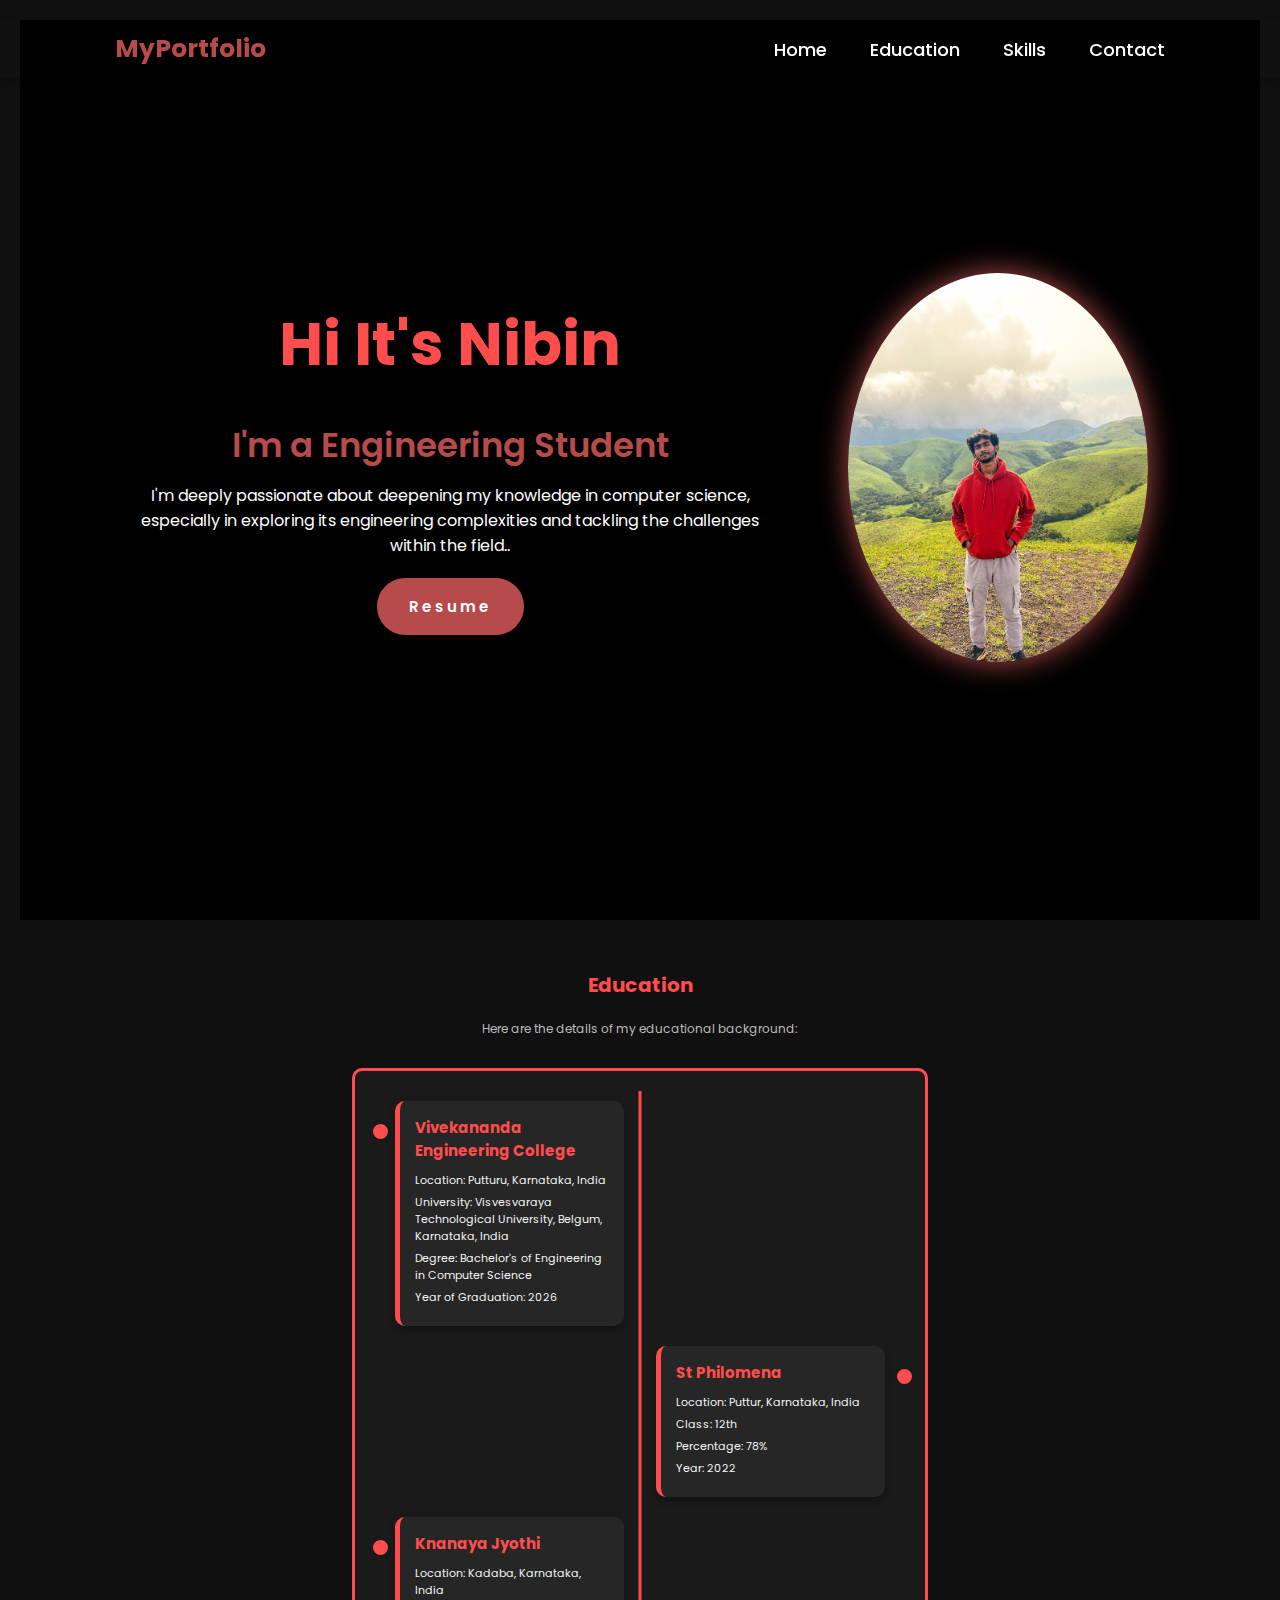
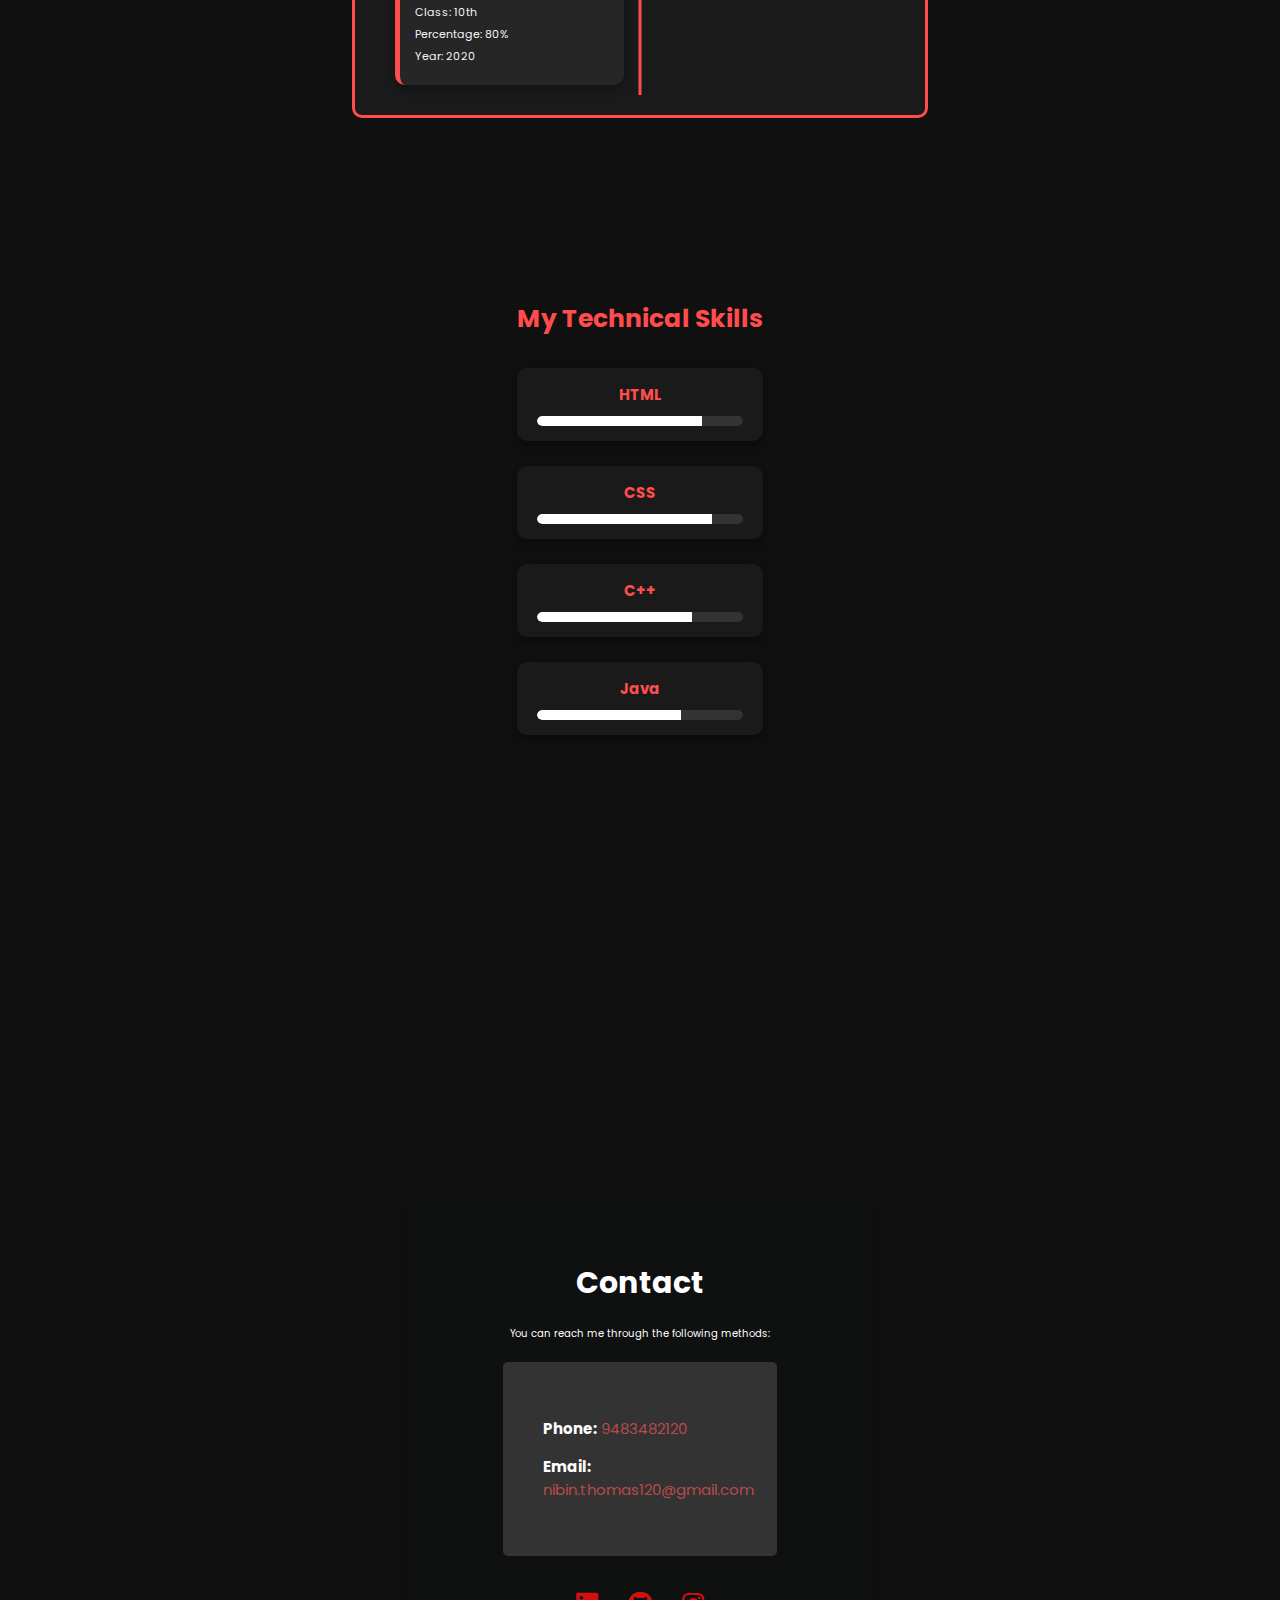
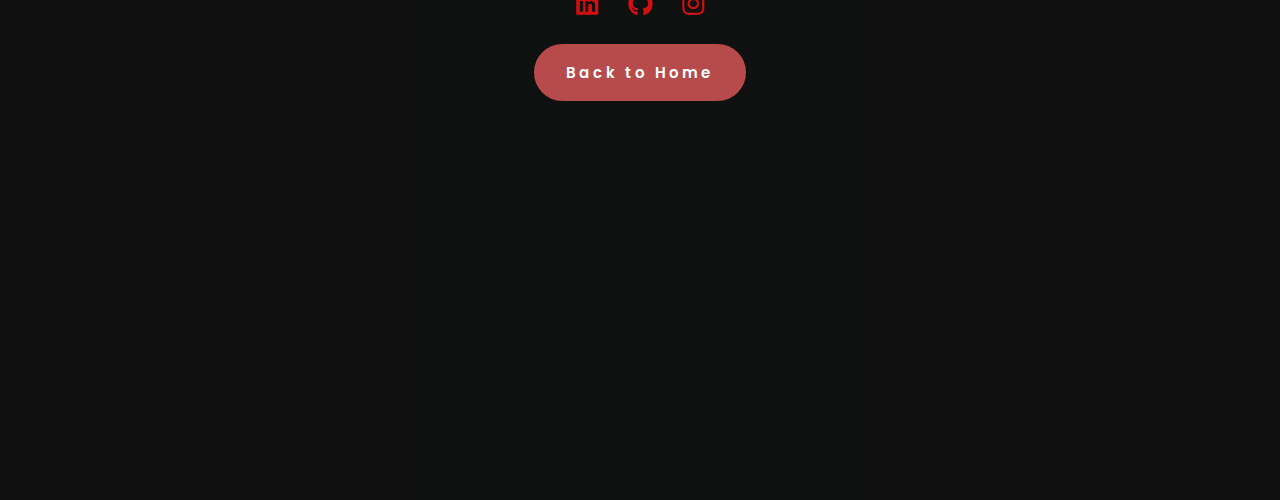
<file: index.html>
<!DOCTYPE html>
<html lang="en">
<head>
    <meta charset="UTF-8">
    <meta name="viewport" content="width=device-width, initial-scale=1.0">
    <title>Nibin Thomas-Portfolio</title>
    <link rel="stylesheet" href="styles.css">
    <link rel="stylesheet" href="style.css">
    <link rel="stylesheet" href="education.css">
    <link rel="stylesheet" href="https://cdnjs.cloudflare.com/ajax/libs/font-awesome/6.5.2/css/all.min.css">
</head>
<body>

    <!-- Header -->
<!-- Header -->
<header>
    <div class="logo">MyPortfolio</div>
    <nav>
        <a href="#home" class="nav-link">Home</a>
        <a href="#education">Education</a> <!-- Education button linked to education.html -->
        <a href="#skills" class="nav-link">Skills</a>
        <a href="#contact">Contact</a>
        

    </nav>
    <div class="hamburger-menu">☰</div>
</header>


    <!-- Home Section -->
    <section id="home" class="home">
        <div class="home-content">
            <h1>Hi It's Nibin</h1>
            <h3> <span class="typing-text"><span></span></span></h3>
            <p>I'm deeply passionate about deepening my knowledge in computer science, especially in exploring its engineering complexities and tackling the challenges within the field..</p>
            <a href="img/resume.png" class="btn resume-button" target="_blank">Resume</a>


        </div>
        <div class="home-img">
            <img src="img/nibin1.jpg" alt="Profile Image">
        </div>
    </section>
<!--Education section-->
    <section class="content" id="education">
        <h2>Education</h2>
        <p>Here are the details of my educational background:</p>

        <div class="education">
            <div class="education-item">
                <h3>Vivekananda Engineering College</h3>
                <p>Location: Putturu, Karnataka, India</p>
                <p>University: Visvesvaraya Technological University, Belgum, Karnataka, India</p>
                <p>Degree: Bachelor's of Engineering in Computer Science</p>
                <p>Year of Graduation: 2026</p>
            </div>

            <div class="education-item">
                <h3>St Philomena</h3>
                <p>Location: Puttur, Karnataka, India</p>
                <p>Class: 12th</p>
                <p>Percentage: 78%</p>
                <p>Year: 2022</p>
            </div>

            <div class="education-item">
                <h3>Knanaya Jyothi</h3>
                <p>Location: Kadaba, Karnataka, India</p>
                <p>Class: 10th</p>
                <p>Percentage: 80%</p>
                <p>Year: 2020</p>
            </div>
         </div>
    </section>


    <!-- Skills Section -->
    <section id="skills" class="skills">
        <h2>My Technical Skills</h2>
        <div class="skills-list">
            <div class="skill-item">
                <h3>HTML</h3>
                <div class="progress-bar-container">
                    <div class="progress-bar" data-skill-level="80"></div>
                </div>
            </div>
            <div class="skill-item">
                <h3>CSS</h3>
                <div class="progress-bar-container">
                    <div class="progress-bar" data-skill-level="85"></div>
                </div>
            </div>
            <div class="skill-item">
                <h3>C++</h3>
                <div class="progress-bar-container">
                    <div class="progress-bar" data-skill-level="75"></div>
                </div>
            </div>
            <div class="skill-item">
                <h3>Java</h3>
                <div class="progress-bar-container">
                    <div class="progress-bar" data-skill-level="70"></div>
                </div>
            </div>
        </div>
    </section>
    
    


    <!-- Contact Section -->
    <!DOCTYPE html>
    <html lang="en">
    <head>
        <meta charset="UTF-8">
        <meta name="viewport" content="width=device-width, initial-scale=1.0">
        <title>Test Contact Section</title>
        <style>
            /* Inline CSS for Testing */
/* Contact Section */
.contact {
    text-align: center;
    padding: 60px;  /* Increased padding for a more spacious contact section */
    background-color: #0e0f0f50;  /* Light background for contrast */
    margin-top: 40px;
    border-radius: 8px;
    box-shadow: 0 4px 8px rgba(0, 0, 0, 0.1);
}

.contact h2 {
    font-size: 3em;  /* Increased font size for the heading */
    color: #ffffff;  /* Dark color for heading text */
    margin-bottom: 20px;
}

.contact-info {
    background-color: #333;  /* Dark background for contact details */
    color: #fff;  /* White text to contrast with the dark background */
    padding: 40px;  /* Increased padding for a more spacious contact info section */
    border-radius: 5px;
    text-align: left;
    width: 80%;
    margin: 20px auto;
}

.contact-info p {
    font-size: 1.5em;  /* Larger font size for better readability */
    margin: 15px 0;
}

.contact-info strong {
    font-weight: bold;
}

.social-icons {
    margin-top: 30px;
    display: flex;
    justify-content: center;
    gap: 30px;  /* Increased space between icons */
}

.social-icons a {
    color: #d30f0f;
    font-size: 2.5em;  /* Larger size for the icons */
    text-decoration: none;
}
.social-icons a:hover {

    color: #fffafa;
}

.btn {
    padding: 1.5rem 3rem;  /* Larger padding for a bigger button */
    background-color: #b74b4b;
    color: white;
    border-radius: 3rem;
    cursor: pointer;
    transition: 0.3s;
    display: inline-block;
    font-size: 1.5em;  /* Increased font size for the button text */
    margin-top: 20px;
}

.btn:hover {
    background-color: black;
    color: #b74b4b;
}

        </style>
    </head>
    <body>
    
    <section class="contact" id="contact">
        <h2>Contact</h2>
        <p>You can reach me through the following methods:</p>
    
        <div class="contact-info">
            <p><strong>Phone:</strong> <span class="contact-detail">9483482120</span></p>
            <p><strong>Email:</strong> <span class="contact-detail">nibin.thomas120@gmail.com</span></p>
        </div>
    
        <div class="social-icons">
            <a href="https://www.linkedin.com/in/nibin-thomas-87aa252a5?utm_source=share&utm_campaign=share_via&utm_content=profile&utm_medium=android_app"><i class="fa-brands fa-linkedin"></i></a>
            <a href="https://github.com/Nib1n"><i class="fa-brands fa-github"></i></a>
            <a href="https://www.instagram.com/nibin_thomas._?igsh=YTdwdjgzNHdvbnRm"><i class="fa-brands fa-instagram"></i></a>
        </div>
    
        <a href="#home" class="btn">Back to Home</a>
    </section>
    
    </body>
    </html>
    

    <script src="script.js"></script> <!-- Include JavaScript file for interactivity -->
</body>
</html>
</file>
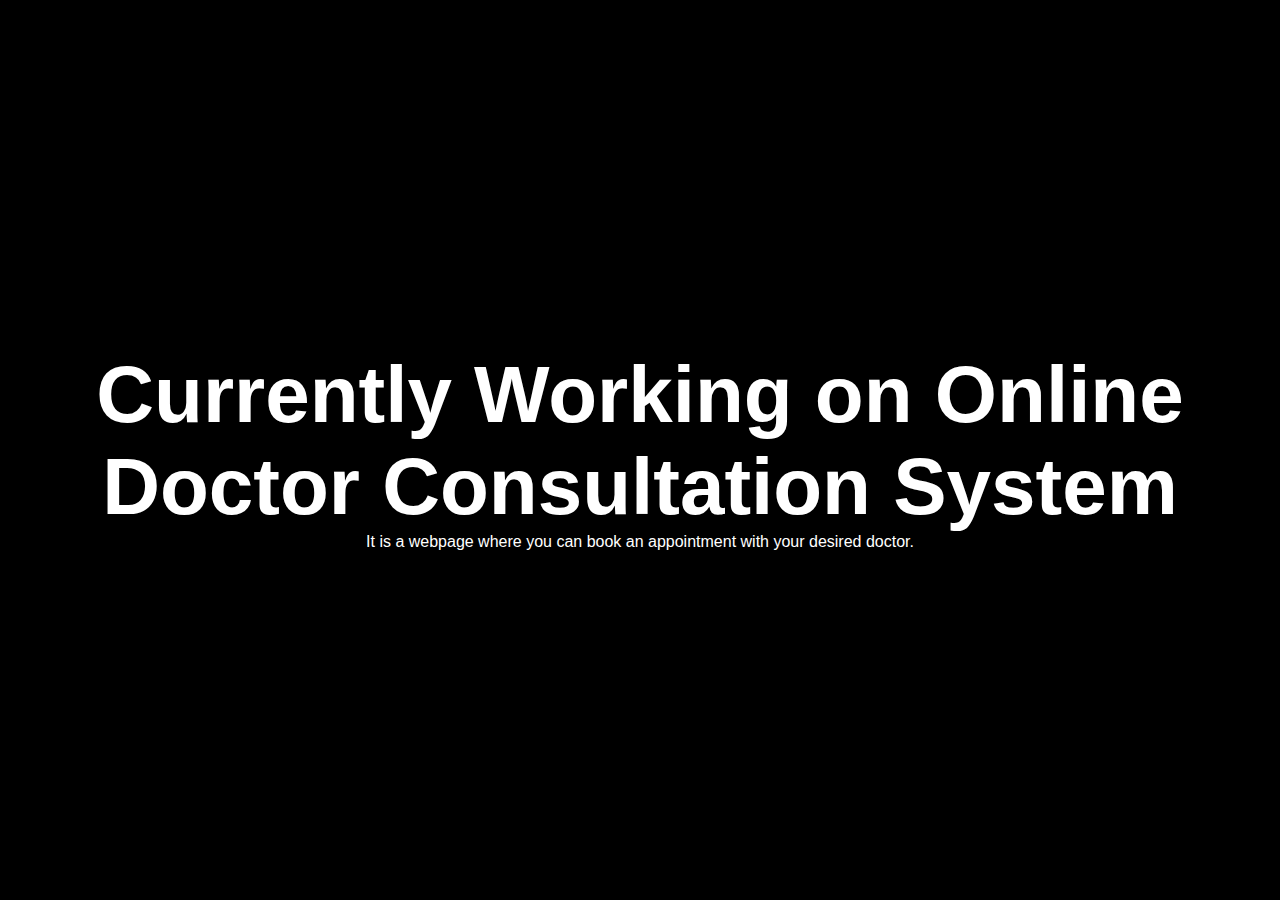
<file: projects.html>
<!DOCTYPE html>
<html lang="en">
<head>
    <meta charset="UTF-8">
    <meta name="viewport" content="width=device-width, initial-scale=1.0">
    <title>Education</title>
    <link rel="stylesheet" href="styles.css">
</head>
<body>
<section class="home">
<div class="home-content">
            <h1>Currently Working on<span> Online Doctor Consultation System</span></h1>
            <p>It is a webpage where you can book an appointment with your desired doctor.</p>
        </div>
</section>
</body>
</html>
</file>
<file: style.css>
@import url('https://fonts.googleapis.com/css2?family=Poppins:wght@100;200;300;400;500;600&display=swap');

*{
    margin: 0;
    padding: 0;
    box-sizing: border-box;
    text-decoration: none;
    border: none;
    outline: none;
    font-family: 'Poppins', sans-serif;
}

html{
    font-size: 62.5%;
}

body{
    width: 100%;
    height: 85vh;
    overflow-x: hidden;
    background-color:Black;
    color: white;
}
header{
    margin-top: 20px;
    position: fixed;
    top: 0;
    left: 0;
    width: 100%;
    padding: 1rem 9%;
    background-color: transparent;
    filter: drop-shadow(10px);
    display: flex;
    justify-content: space-between;
    align-items: center;
    z-index: 100;
}
@media (max-width: 480px) {
    header {
        padding: 0.5rem 3%; /* Further reduce padding */
    }
    
    header h1, /* Target header text (like logo/title) */
    header nav {
        font-size: 0.9em; /* Reduce font size to fit content */
    }
    
    header nav {
        gap: 10px; /* Adjust spacing between nav items */
    }
}
.logo{
    font-size: 3rem;
    color: #b74b4b;
    font-weight: 800;
    cursor: pointer;
    transition: 0.5s ease;
}

.logo:hover{
    transform: scale(1.1);
}

html{
    font-size: 62.5%;
}

nav a{
    font-size: 1.8rem;
    color: white;
    margin-left: 4rem;
    font-weight: 500;
    transition: 0.3s ease;
    border-bottom: 3px solid transparent;
}

nav a:hover,
nav a.active{
    color: #b74b4b;
    border-bottom: 3px solid #b74b4b;
}
.hamburger-menu {
    display: none;
    font-size: 2rem;
    cursor: pointer;
}

@media(max-width:995px){
    nav{
        position: absolute;
        display: none;
        top: 0;
        right: 0;
        width: 40%;
        border-left: 3px solid #b74b4b;
        border-bottom: 3px solid #b74b4b;
        border-bottom-left-radius: 2rem;
        padding: 1rem solid;
        background-color: #161616;
        border-top: 0.1rem solid rgba(0,0,0,0.1);
    }

    nav.active{
        display: block;
    }

    nav a{
        display: block;
        font-size: 2rem;
        margin: 3rem 0;
    }

    nav a:hover,
    nav a.active{
        padding: 1rem;
        border-radius: 0.5rem;
        border-bottom: 0.5rem solid #b74b4b;
    }
}

section{
    min-height: 100vh;
    padding: 5rem 9% 5rem;
}

.home{
    display: flex;
    justify-content: center;
    align-items: center;
    gap: 8rem;
    background-color: black;
}

.home .home-content h1{
    font-size: 6rem;
    font-weight: 700;
    line-height: 1.3;
}

span{
    color: #b74b4b;
}

.home-content h3{
    font-size: 4rem;
    margin-bottom: 1rem;
    font-weight: 700;
}

.home-content p{
    font-size: 1.6rem;
}

.home-img {
    border-radius: 50%;
}

.home-img img {
    position: relative;
    width: 30vw; /* Double the previous size */
    max-width: 300px; /* Increased max width to ensure it scales on larger screens */
    border-radius: 50%; /* Keeps the image circular */
    box-shadow: 0 0 30px #b74b4b; /* Larger shadow for the bigger image */
    cursor: pointer;
    transition: 0.2s linear;
}

.home-img img:hover{
    font-size: 1.8rem;
    font-weight: 500;
}

.btn{
    display: inline-block;
    padding: 1rem 2.8rem;
    background-color: black;
    border-radius: 4rem;
    font-size: 1.8rem;
    color: #b74b4b;
    letter-spacing: 0.3rem;
    font-weight: 600;
    border: 2px solid #b74b4b;
    transition: 0.3s ease;
    cursor: pointer;
}

.btn:hover{
    transform: scale3d(1.03);
    background-color: #b74b4b;
    color: black;
    box-shadow: 0 0 25px #b74b4b;
}

.typing-text{
    font-size: 34px;
    font-weight: 600;
    min-width: 280px;
}

.typing-text span{
    position: relative;
}

.typing-text span::before{
    content: "I'm a Engineering Student";
    color: #b74b4b;
}

.typing-text span::after{
    content: "";
    background-color: black;
    position: absolute;
    width: calc(100% + 8px);
    height: 100%;
    border-left: 3px solid black;
    right: -8;
    animation: cursor 0.6s infinite;
}

@keyframes cursor{
    to{
        border-left: 3px solid #b74b4b;
    }
}
@media (max-width: 1000px){
    .home{
        gap: 4rem;
    }
}

@media(max-width:995px){
    .home{
        flex-direction: column;
        margin: 5rem 4rem;
    }

    .home .home-content h3{
        font-size: 2.5rem;
    }

    .home-content h1{
        font-size: 5rem;
    }

    .home-img img{
        width: 70vw;
        margin-top: 4rem;
    }
}
@media (max-width: 480px) {
            .hamburger-menu {
                font-size: 14px; /* Smaller font size */
                padding: 6px 8px; /* Smaller padding */
                width: auto; /* Allow width to adjust */
                max-width: 150px; /* Set a max width */
                margin: 0 auto; /* Center the button */
            }
        }

/* Mobile navigation styling */
@media (max-width: 768px) {
    /* Show hamburger menu only on mobile */
    .hamburger-menu {
        display: block;
    }

    /* Hide the default navigation links on small screens */
    nav {
        display: none;
        flex-direction: column;
        width: 100%;
        position: absolute;
        top: 60px;
        right: 0;
        background-color: #161616;
        padding: 1rem;
    }

    /* Display navigation links when active */
    nav.active {
        display: flex;
    }

    nav a {
        font-size: 2rem;
        margin: 2rem 0;
        text-align: center;
    }
}

/* Desktop: Hamburger menu is hidden */
@media (min-width: 768px) {
    .hamburger-menu {
        display: none;
    }
}
@media (max-width:480px) {
    nav {
        position: absolute;
        display: none;
        top: 0;
        right: 0;
        width: 100%; /* Adjust width to 100% to use the full screen width */
        border-left: 3px solid #b74b4b;
        border-bottom: 3px solid #b74b4b;
        border-bottom-left-radius: 2rem;
        padding: 0.5rem 1rem; /* Reduced padding for small screens */
        background-color: #161616;
        border-top: 0.1rem solid rgba(0, 0, 0, 0.1);
    }

    nav.active {
        display: block;
    }

    nav a {
        display: block;
        font-size: 1.6rem; /* Reduce font size to fit small screen */
        margin: 2rem 0; /* Adjust margin */
        text-align: center; /* Center align the links */
    }

    nav a:hover,
    nav a.active {
        padding: 0.8rem; /* Adjust padding */
        border-radius: 0.5rem;
        border-bottom: 0.5rem solid #b74b4b;
    }
}
@media (max-width: 480px) {
    .home {
        flex-direction: column;
        margin: 3rem 2rem; /* Reduced margin for small screens */
    }

    .home .home-content h3 {
        font-size: 2rem; /* Smaller font size */
    }

    .home-content h1 {
        font-size: 4rem; /* Reduced heading size */
    }

    .home-img img {
        width: 80vw; /* Adjusted width to use more screen space */
        margin-top: 2rem; /* Reduced margin-top to save space */
    }
}
</file>
<file: styles.css>
/* General Reset */
* {
    margin: 0;
    padding: 0;
    box-sizing: border-box;
    text-decoration: none;
}


body {
    font-family: 'Poppins', sans-serif;
    background-color: black;
    color: white;
}

header {
    position: fixed;
    top: 0;
    left: 0;
    width: 100%;
    padding: 1rem 5%;
    background-color: rgba(0, 0, 0, 0.8); /* Dark background with slight transparency */
    display: flex;
    justify-content: space-between;
    align-items: center;
    z-index: 100;
    box-shadow: 0 4px 8px rgba(0, 0, 0, 0.2); /* Optional: shadow to separate header from content */
}

header .logo {
    font-size: 2.5rem;
    color: #b74b4b; /* Ensure logo color contrasts well with dark background */
    font-weight: 700;
}


nav a {
    font-size: 1.8rem;
    color: white;
    margin-left: 2rem;
    font-weight: 500;
}

nav a:hover {
    color: #b74b4b;
    border-bottom: 3px solid #b74b4b;
}

.hamburger-menu {
    display: none;
    font-size: 2rem;
    cursor: pointer;
}
.typing-text {
    display: inline-block;
    font-weight: bold;
    color: #ff4d4d; /* Example color */
    /* Additional styling here */
}

section {
    padding: 5rem 5%;
    min-height: 100vh;
}

/* Home Section */
.home {
    display: flex;
    justify-content: center;
    align-items: center;
    gap: 5rem;
    text-align: center;
}

.home-content h1 {
    font-size: 5rem;
    font-weight: 700;
}

.home-content h3 {
    font-size: 3rem;
}

.home-img img {
    width: 20vw;
    max-width: 250px;
    border-radius: 50%;
    box-shadow: 0 0 10px #b74b4b;
}

/* Skills Section */
/* Skills Section Styling */
/* Skills Section Styling */
.skills {
    padding: 40px;
    text-align: center;
}
html {
    scroll-behavior: smooth;
}


.skills h2 {
    font-size: 2.5em;
    color: #ff4d4d;
    margin-bottom: 30px;
}

.skills-list {
    display: flex;
    flex-direction: column;
    gap: 25px;
    max-width: 600px;
    margin: 0 auto;
}

.skill-item {
    background-color: #1a1a1a;
    padding: 15px 20px;
    border-radius: 10px;
    box-shadow: 0 4px 10px rgba(0, 0, 0, 0.4);
}

.skill-item h3 {
    font-size: 1.5em;
    margin-bottom: 10px;
    color: #ff4d4d;
}

/* Progress Bar Container Styling */
.progress-bar-container {
    background-color: #333;
    width: 100%;
    height: 10px;
    border-radius: 5px;
    overflow: hidden;
    margin-top: 5px;
}

/* Progress Bar Styling */
.progress-bar {
    background-color: #ffffff;
    height: 100%;
    border-radius: 5px 0 0 5px;
    width: 0;
    transition: width 0.8s ease-in-out;
}


/* Responsive Design */
@media (max-width: 768px) {
    .skills h2 {
        font-size: 2em;
    }
    .skill-item h3 {
        font-size: 1.2em;
    }
}

/* resume section */
.resume-container {
    text-align: center;
    padding-top: 20px;
}

.resume-image {
    max-width: 100%;
    height: auto;
    border: 2px solid #b74b4b;
    box-shadow: 0 4px 8px rgba(0, 0, 0, 0.5);
    border-radius: 8px;
}

/* Contact Section */
.contact {
    text-align: center;
    padding: 50px;  /* Increased padding for a more spacious contact section */
    background-color: #f9f9f9;  /* Light background for contrast */
    margin-top: 40px;  /* Increased margin to give space from the top */
    border-radius: 8px;  /* Rounded corners for the entire section */
    box-shadow: 0 4px 8px rgba(0, 0, 0, 0.1);  /* Subtle shadow to elevate the contact section */
}

.contact h2 {
    font-size: 3em;  /* Increased font size for the heading */
    color: #333;  /* Dark color for heading text */
    margin-bottom: 30px;  /* Increased space below the heading */
}

.contact-info {
    background-color: #333;  /* Dark background for contact details */
    color: #fff;  /* White text to contrast with the dark background */
    padding: 40px;  /* Increased padding for more spacious details */
    border-radius: 5px;
    text-align: left;  /* Align text to the left for better readability */
    margin-top: 20px;
    width: 80%;  /* Limit the width to make it more contained */
    margin-left: auto;
    margin-right: auto;  /* Center the contact info container */
}

.contact-info p {
    font-size: 1.5em;  /* Increased font size for readability */
    margin: 15px 0;  /* More space between contact info lines */
}

.contact-info strong {
    font-weight: bold;  /* Make the labels (Phone, Email) stand out */
}

.contact-detail {
    font-weight: normal;  /* Normal weight for contact details */
}

.social-icons {
    margin-top: 40px;  /* Space above the social icons */
    display: flex;
    justify-content: center;
    gap: 30px;  /* Increased space between icons */
}

.social-icons a {
    color: #fff;  /* White color for the icons */
    font-size: 2.5em;  /* Increased icon size */
    text-decoration: none;
}

.social-icons a:hover {
    color: #b74b4b;  /* Change to the button color on hover */
}

/* Button */
.btn {
    padding: 1.5rem 3rem;  /* Increased padding for a larger button */
    background-color: #b74b4b;
    color: white;
    border-radius: 3rem;
    cursor: pointer;
    transition: 0.3s;
    display: inline-block;  /* Display the button inline */
    margin-top: 30px;  /* Space above the button */
    font-size: 1.5em;  /* Increased font size for better visibility */
}

.btn:hover {
    background-color: black;
    color: #b74b4b;
}

/* Mobile Responsiveness */
@media (max-width: 768px) {
    .hamburger-menu {
        display: block;
    }

    nav {
        display: none;
        position: absolute;
        top: 0;
        right: 0;
        background-color: #161616;
        width: 50%;
        border-left: 3px solid #b74b4b;
        border-radius: 10px 0 0 10px;
    }

    nav.active {
        display: block;
    }

    nav a {
        font-size: 2rem;
        padding: 1rem;
        text-align: center;
    }
}
</file>
<file: education.css>
/* General Reset */
html {
    scroll-behavior: smooth;
}

* {
    margin: 0;
    padding: 0;
    box-sizing: border-box;
    font-family: 'Poppins', sans-serif;
}


/* Body Styling */
body {
    background-color: #101010;
    color: #ffffff;
    display: flex;
    flex-direction: column;
    align-items: center;
    padding: 20px;
}

/* Section Heading */
h1 {
    font-size: 2.5rem;
    color: #ff4d4d;
    margin-bottom: 30px;
    text-align: center;
}

h2 {
    font-size: 2rem;
    color: #ff4d4d;
    margin-bottom: 20px;
    text-align: center;
}

/* Content Section */
.content {
    max-width: 800px;
    width: 100%;
    text-align: center;
    margin-bottom: 40px;
}

.content p {
    font-size: 1.2rem;
    color: #bbbbbb;
    margin-bottom: 30px;
}

/* Education Section */
/* General Timeline Styling */
.education {
    margin-top: 20px;
    display: flex;
    flex-direction: column;
    align-items: center;
    gap: 20px;
    background-color: #1a1a1a;
    padding: 30px;
    border-radius: 10px;
    border: 3px solid #ff4d4d; /* Red border around the education section */
    position: relative;
}

/* Line in the center of the timeline */
.education::before {
    content: "";
    position: absolute;
    top: 20px;
    bottom: 20px;
    width: 3px;
    background-color: #ff4d4d;
    left: 50%;
    transform: translateX(-50%);
}

/* Each item on the timeline */
.education-item {
    position: relative;
    background-color: #262626;
    border-radius: 10px;
    padding: 15px 25px;
    width: 45%; /* Adjusts width to half the container */
    text-align: left;
    box-shadow: 0 4px 8px rgba(0, 0, 0, 0.3);
}

/* Positioning items to the left and right of the timeline */
.education-item:nth-child(odd) {
    align-self: flex-start;
    margin-left: 10px;
}
.education-item:nth-child(even) {
    align-self: flex-end;
    margin-right: 10px;
}

/* Circle indicator for each education item */
.education-item::before {
    content: "";
    position: absolute;
    top: 20px;
    width: 15px;
    height: 15px;
    background-color: #ff4d4d;
    border-radius: 50%;
    border: 3px solid #1a1a1a;
    left: -30px;
}

.education-item:nth-child(even)::before {
    left: auto;
    right: -30px;
}

/* Headings and Text Styling */
.education-item h3 {
    font-size: 1.5em;
    color: #ff4d4d; /* Red for institution name */
    margin-bottom: 10px;
}

.education-item p {
    font-size: 1.1em;
    color: #f4f4f4;
    margin: 5px 0;
}

/* Responsive Adjustments */
@media (max-width: 768px) {
    .education-item {
        width: 90%; /* Full width on small screens */
        text-align: center;
    }
    .education-item::before {
        left: 50%;
        transform: translateX(-50%);
    }
}



/* Education Item */
.education-item {
    padding: 15px;
    border-left: 5px solid #ff4d4d;
}

.education-item h3 {
    font-size: 1.5em;
    color: #ff4d4d;
    margin-bottom: 10px;
}

.education-item p {
    font-size: 1.1em;
    color: #f4f4f4;
    margin: 5px 0;
}

/* Back to Home Button */
.btn {
    display: inline-block;
    margin-top: 30px;
    padding: 10px 20px;
    background-color: #ff4d4d;
    color: #ffffff;
    font-size: 1rem;
    border-radius: 5px;
    text-decoration: none;
    transition: background-color 0.3s;
    cursor: pointer;
}

.btn:hover {
    background-color: #e63939;
}

/* Responsive Design */
@media (max-width: 768px) {
    h1, h2 {
        font-size: 2rem;
    }

    .education-item h3 {
        font-size: 1.3rem;
    }

    .education-item p {
        font-size: 1rem;
    }
}
</file>
